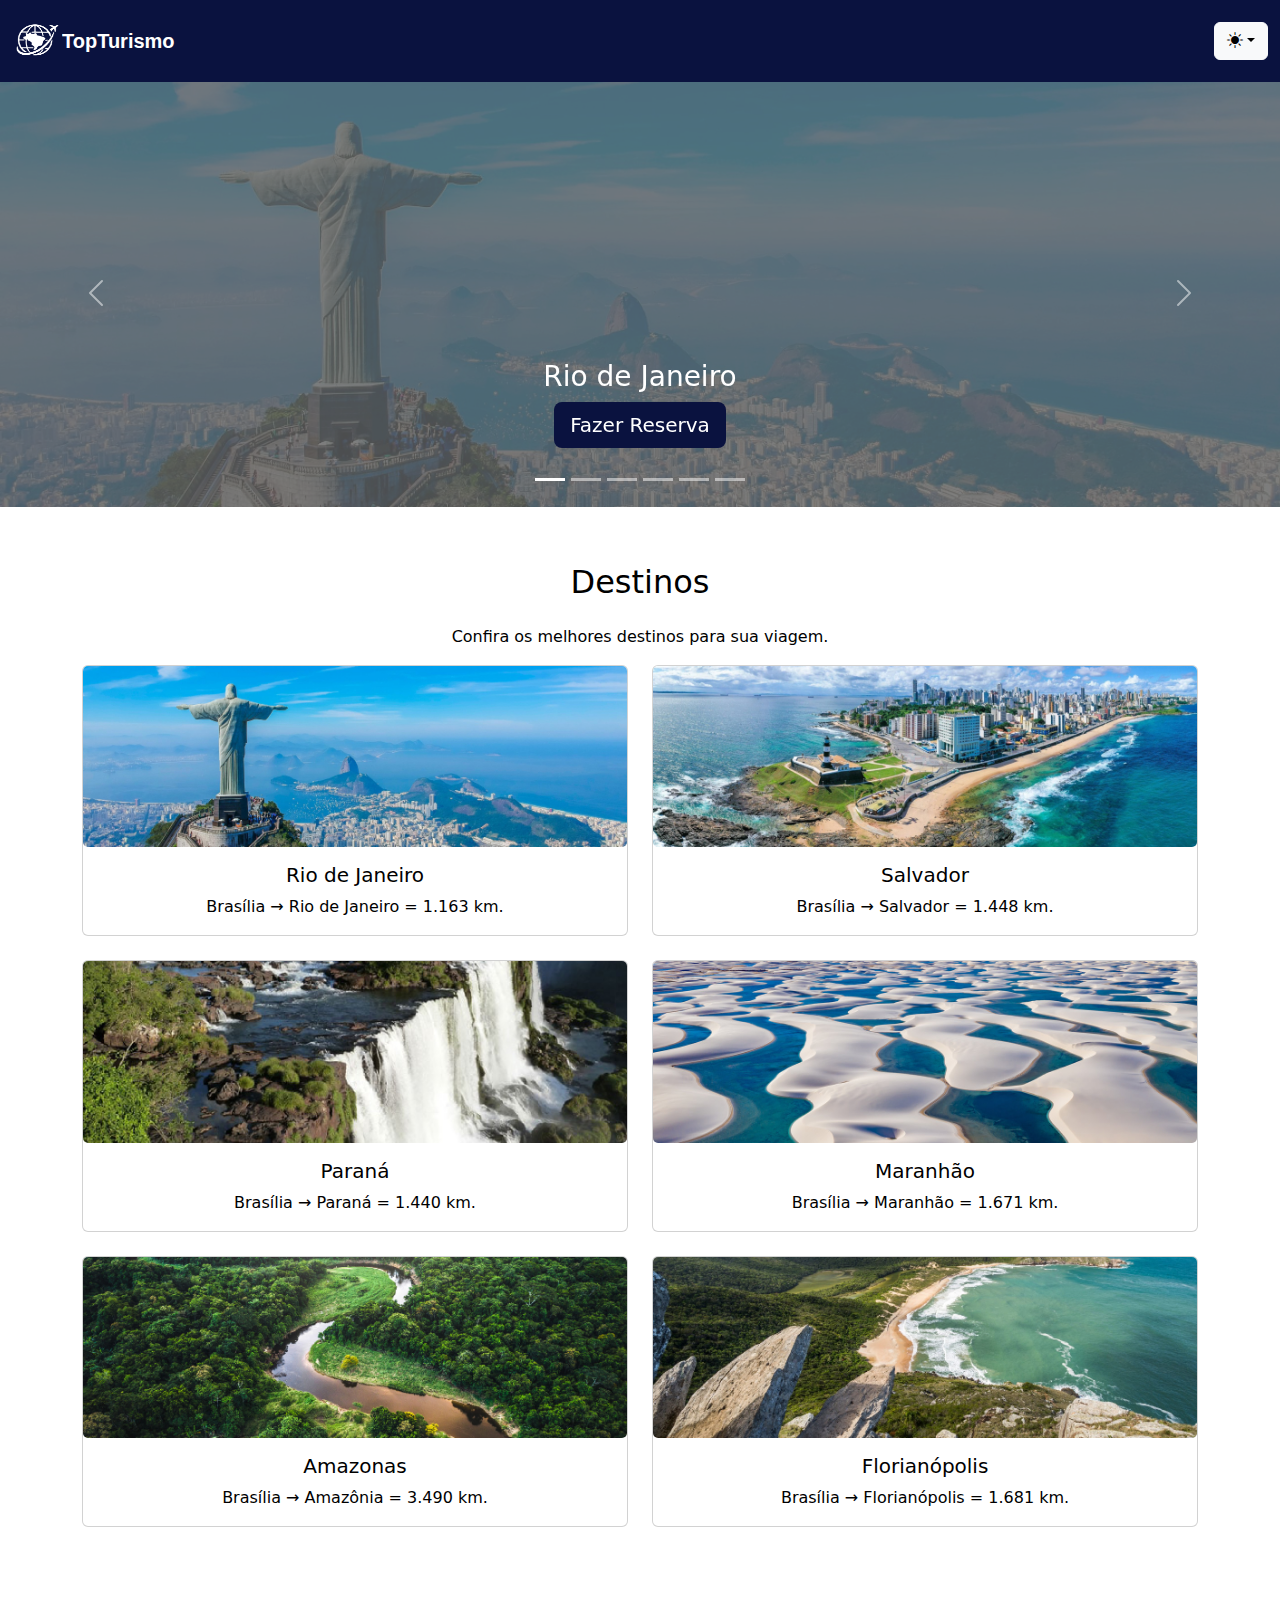
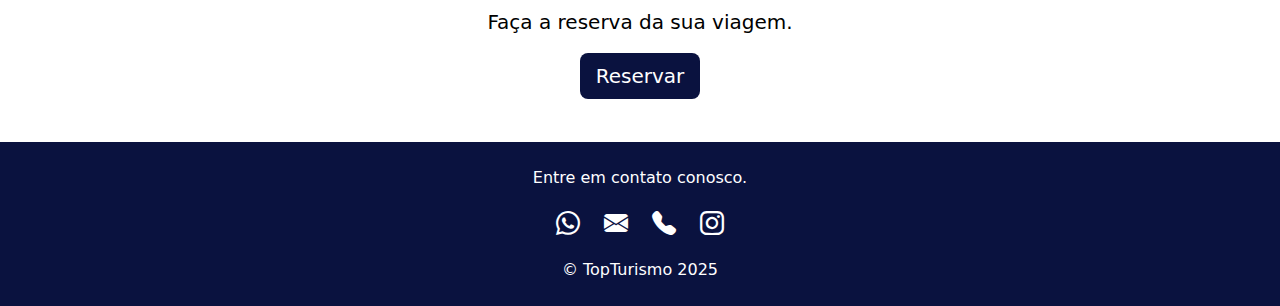
<file: index.html>
<!DOCTYPE html>
<html lang="pt-BR">
<head>
    <meta charset="UTF-8">
    <meta name="viewport" content="width=device-width, initial-scale=1.0">
    <link href="https://cdn.jsdelivr.net/npm/bootstrap@5.3.8/dist/css/bootstrap.min.css" rel="stylesheet"
        crossorigin="anonymous">
    <link rel="stylesheet" href="css/style.css">
    <link rel="stylesheet" href="https://cdn.jsdelivr.net/npm/bootstrap-icons@1.11.3/font/bootstrap-icons.min.css">
    <link rel="shortcut icon" href="imagens/logo-favicon.ico" type="image/x-icon">
    <title> TopTurismo - Reserva de Viagens </title>
</head>

<body>
    <header>
        <nav class="navbar fixed-top navbar-expand-lg custom-bg p-20">
            <div class="container-fluid">
                <a class="navbar text-a custom-a text-nav" href="principal.html">
                    <img src="imagens/logo-white.png" alt="Logo" width="50" height="50" class="d-inline-block">
                    <a href="#" class="text-a">TopTurismo</a>
                </a>
                <div class="dropdown ms-auto">
                    <button class="btn btn-light dropdown-toggle" type="button" id="temaMenu" data-bs-toggle="dropdown"
                        aria-expanded="false">
                        <i class="bi bi-circle-half"></i> Tema
                    </button>
                    <ul class="dropdown-menu dropdown-menu-end" aria-labelledby="temaMenu">
                        <li>
                            <a class="dropdown-item" onclick="setTheme('light')">
                            <i class="bi bi-sun-fill me-2"></i>Claro</a>
                        </li>
                        <li>
                            <a class="dropdown-item" onclick="setTheme('dark')">
                            <i class="bi bi-moon-fill me-2"></i>Escuro</a>
                        </li>
                    </ul>
                </div>
            </div>
        </nav>
    </header>

    <main>
        <section class="mt-5">
            <div id="myCarousel" class="carousel slide mt-0" data-bs-ride="carousel">
                <div class="carousel-indicators">
                    <button type="button" data-bs-target="#myCarousel" data-bs-slide-to="0" class="active"
                        aria-current="true" aria-label="Slide 1"></button>
                    <button type="button" data-bs-target="#myCarousel" data-bs-slide-to="1"
                        aria-label="Slide 2"></button>
                    <button type="button" data-bs-target="#myCarousel" data-bs-slide-to="2"
                        aria-label="Slide 3"></button>
                    <button type="button" data-bs-target="#myCarousel" data-bs-slide-to="3"
                        aria-label="Slide 4"></button>
                    <button type="button" data-bs-target="#myCarousel" data-bs-slide-to="4"
                        aria-label="Slide 5"></button>
                    <button type="button" data-bs-target="#myCarousel" data-bs-slide-to="5"
                        aria-label="Slide 6"></button>
                </div>
                <div class="carousel-inner">
                    <div class="carousel-item active">
                        <img src="imagens/rio-de-janeiro.jpg" class="img-opacidade mt-0" width="100%">
                        <div class="container">
                            <div class="carousel-caption">
                                <h3>Rio de Janeiro</h3>
                                <p>
                                    <a class="btn btn-lg btn-custom" href="#reservar">Fazer Reserva</a>
                                </p>
                            </div>
                        </div>
                    </div>
                    <div class="carousel-item">
                        <img src="imagens/salvador.jpg" class="img-opacidade" width="100%">
                        <div class="container">
                            <div class="carousel-caption">
                                <h3> Salvador </h3>
                                <p><a class="btn btn-lg btn-custom" href="#reservar">Fazer Reserva</a></p>
                            </div>
                        </div>
                    </div>
                    <div class="carousel-item">
                        <img src="imagens/maranhao.jpg" class="img-opacidade" width="100%">
                        <div class="container">
                            <div class="carousel-caption">
                                <h3> Maranhão </h3>
                                <p><a class="btn btn-lg  btn-custom" href="#reservar">Fazer Reserva</a></p>
                            </div>
                        </div>
                    </div>
                    <div class="carousel-item">
                        <img src="imagens/amazonia.jpg" class="img-opacidade" width="100%">
                        <div class="container">
                            <div class="carousel-caption">
                                <h3>Amazonas</h3>
                                <p><a class="btn btn-lg btn-custom" href="#reservar">Fazer Reserva</a></p>
                            </div>
                        </div>
                    </div>
                    <div class="carousel-item">
                        <img src="imagens/parana.jpg" class="img-opacidade" width="100%">
                        <div class="container">
                            <div class="carousel-caption">
                                <h3>Paraná</h3>
                                <p><a class="btn btn-lg btn-custom" href="#reservar">Fazer Reserva</a></p>
                            </div>
                        </div>
                    </div>
                    <div class="carousel-item">
                        <img src="imagens/florianopolis.jpg" class="img-opacidade" width="100%">
                        <div class="container">
                            <div class="carousel-caption">
                                <h3>Florianopolis</h3>
                                <p><a class="btn btn-lg btn-custom" href="#reservar">Fazer Reserva</a></p>
                            </div>
                        </div>
                    </div>
                </div>
                <button class="carousel-control-prev" type="button" data-bs-target="#myCarousel" data-bs-slide="prev">
                    <span class="carousel-control-prev-icon" aria-hidden="true"></span>
                    <span class="visually-hidden">Previous</span>
                </button>
                <button class="carousel-control-next" type="button" data-bs-target="#myCarousel" data-bs-slide="next">
                    <span class="carousel-control-next-icon" aria-hidden="true"></span>
                    <span class="visually-hidden">Next</span>
                </button>
            </div>
        </section>

        <section id="destinos" class="py-4">
            <div class="container">
                <h2 class="text-center mb-4">Destinos</h2>
                <p class="card-text text-center">Confira os melhores destinos para sua viagem.</p>
                <div class="row">
                    <div class="col-md-6 mb-4">
                        <div class="card h-100">
                            <img class="card-img" src="imagens/rio-de-janeiro.jpg" alt="">
                            <div class="card-body text-center">
                                <h5 class="card-title">Rio de Janeiro</h5>
                                <p class="card-text">
                                    Brasília → Rio de Janeiro = 1.163 km.</p>
                            </div>
                        </div>
                    </div>
                    <div class="col-md-6 mb-4">
                        <div class="card">
                            <img class="card-img" src="imagens/salvador.jpg" alt="">
                            <div class="card-body text-center">
                                <h5 class="card-title"> Salvador</h5>
                                <p class="card-text">
                                    Brasília → Salvador = 1.448 km.</p>
                            </div>
                        </div>
                    </div>
                    <div class="col-md-6 mb-4">
                        <div class="card h-100">
                            <img class="card-img" src="imagens/parana.jpg" alt="">
                            <div class="card-body text-center">
                                <h5 class="card-title">Paraná</h5>
                                <p class="card-text">Brasília → Paraná = 1.440 km.</p>
                            </div>
                        </div>
                    </div>
                    <div class="col-md-6 mb-4">
                        <div class="card h-100">
                            <img class="card-img" src="imagens/maranhao.jpg" alt="">
                            <div class="card-body text-center">
                                <h5 class="card-title">Maranhão</h5>
                                <p class="card-text">Brasília → Maranhão = 1.671 km.</p>
                            </div>
                        </div>
                    </div>
                    <div class="col-md-6 mb-4">
                        <div class="card h-100">
                            <img class="card-img" src="imagens/amazonia.jpg" alt="">
                            <div class="card-body text-center">
                                <h5 class="card-title">Amazonas</h5>
                                <p class="card-text">Brasília → Amazônia = 3.490 km.</p>
                            </div>
                        </div>
                    </div>
                    <div class="col-md-6 mb-4">
                        <div class="card h-100">
                            <img class="card-img" src="imagens/florianopolis.jpg" alt="">
                            <div class="card-body text-center">
                                <h5 class="card-title">Florianópolis</h5>
                                <p class="card-text">Brasília → Florianópolis = 1.681 km.</p>
                            </div>
                        </div>
                    </div>
                </div>
            </div>
        </section>

        <section class="text-center py-4 mb-3" id="reservar">
            <div class="container">
                <h1 class="display-4"></h1>
                <p class="lead">Faça a reserva da sua viagem.</p>
                <a class="btn btn-light btn-lg  text-white btn-custom" href="reservas.html">Reservar</a>
            </div>
        </section>
    </main>

    <footer class="text-white text-center py-4 custom-bg">
        <p>Entre em contato conosco.</p>
        <div class="container">
            <div class="d-flex justify-content-center align-items-center gap-4 social-icons">
                <a href="#" class="text-white fs-4">
                    <i class="bi bi-whatsapp"></i>
                </a>
                <a href="#" class="text-white fs-4">
                    <i class="bi bi-envelope-fill"></i>
                </a>
                <a href="#" class="text-white fs-4">
                    <i class="bi bi-telephone-fill"></i>
                </a>
                <a href="#" class="text-white fs-4">
                    <i class="bi bi-instagram"></i>
                </a>
            </div>
            <p class="mb-0 mt-3">&copy; TopTurismo 2025</p>
        </div>
    </footer>

    <script src="./js/bootstrap.bundle.min.js"></script>
    <script src="js/script.js"></script>
</body>

</html>
</file>
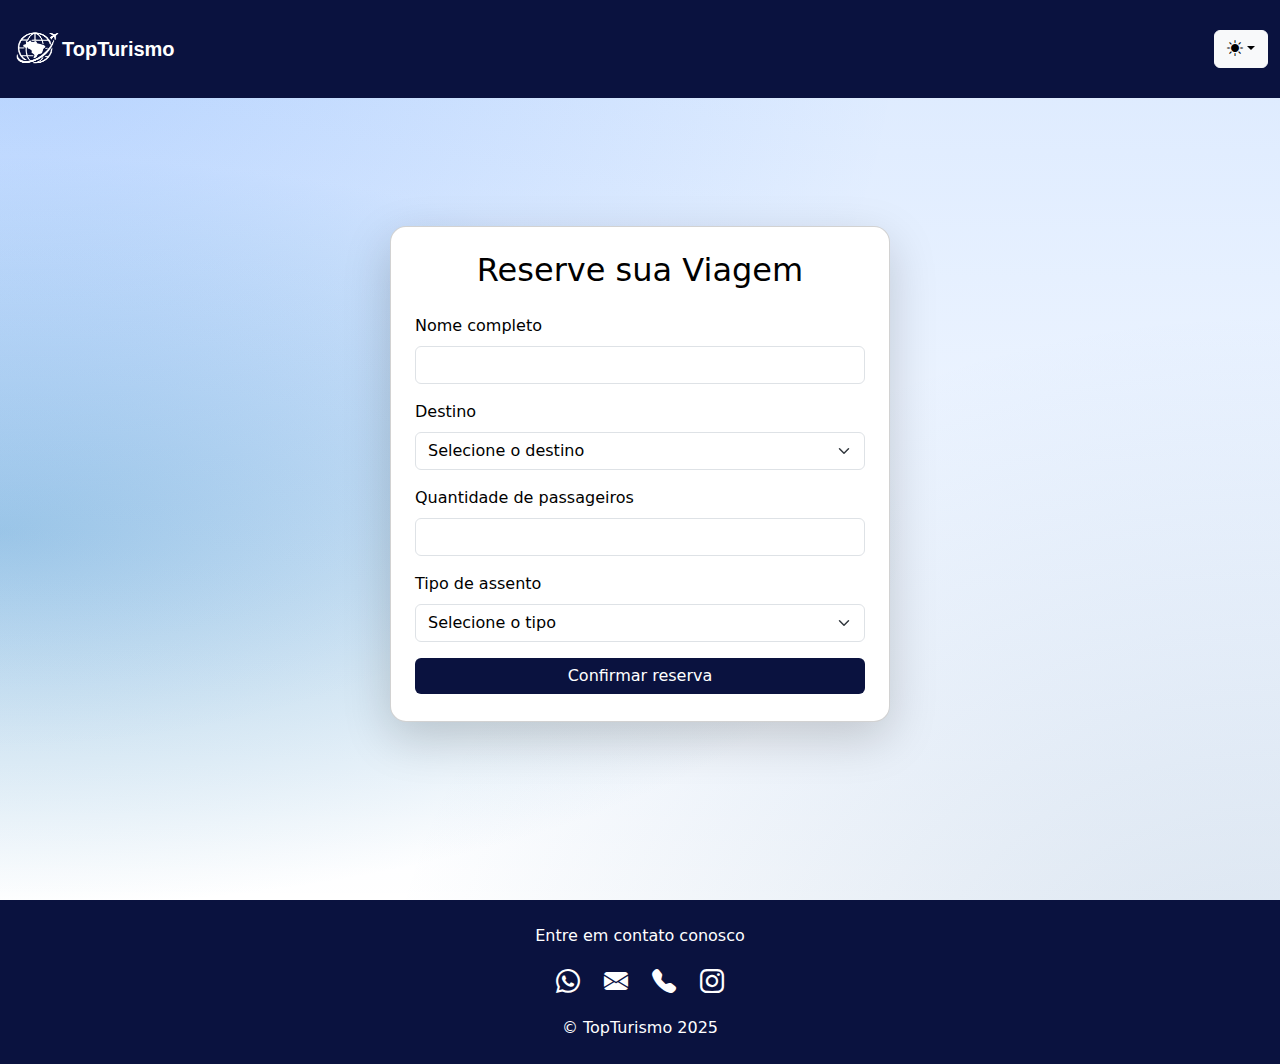
<file: reservas.html>
<!DOCTYPE html>
<html lang="pt-BR">

<head>
    <meta charset="UTF-8">
    <meta name="viewport" content="width=device-width, initial-scale=1.0">
    <title>TopTurismo - Reservas</title>

    <link href="https://cdn.jsdelivr.net/npm/bootstrap@5.3.8/dist/css/bootstrap.min.css" rel="stylesheet"
        crossorigin="anonymous">
    <link rel="shortcut icon" href="imagens/logo-favicon.ico" type="image/x-icon">
    <link rel="stylesheet" href="https://cdn.jsdelivr.net/npm/bootstrap-icons@1.11.3/font/bootstrap-icons.min.css">
    <link rel="stylesheet" href="css/style.css">
</head>

<body class="pagina-reservas">
    <header>
    <nav class="navbar fixed-top custom-bg py-3">
        <div class="container-fluid d-flex justify-content-between align-items-center">
            <a class="navbar text-a" href="principal.html">
                <img src="imagens/logo-white.png" alt="Logo" width="50" height="50" class="d-inline-block text-a">
                TopTurismo
            </a>
            <div class="dropdown">
                <button class="btn btn-light dropdown-toggle" id="temaMenu" data-bs-toggle="dropdown" aria-expanded="false">
                    <i class="bi bi-circle-half"></i> Tema
                </button>
                <ul class="dropdown-menu dropdown-menu-end" aria-labelledby="temaMenu">
                    <li><a class="dropdown-item" href="#" onclick="setTheme('light')"><i
                                class="bi bi-sun-fill me-2"></i>Claro</a></li>
                    <li><a class="dropdown-item" href="#" onclick="setTheme('dark')"><i
                                class="bi bi-moon-fill me-2"></i>Escuro</a></li>
                </ul>
            </div>
        </div>
    </nav>
    </header>

    <main class="d-flex justify-content-center align-items-center min-vh-100">
            <form id="reservaForm" class="card shadow-lg p-4 w-100 rounded-4 mt-5" style="max-width: 500px;">
                <h2 class="text-center mb-4">Reserve sua Viagem</h2>
                <div class="mb-3">
                    <label for="nome" class="form-label">Nome completo</label>
                    <input type="text" id="nome" class="form-control">
                </div>

                <div class="mb-3">
                    <label for="destino" class="form-label">Destino</label>
                    <select id="destino" class="form-select">
                        <option value="">Selecione o destino</option>
                        <option value="Rio de Janeiro" data-distancia="1150">Rio de Janeiro
                        </option>
                        <option value="Salvador" data-distancia="1448">Salvador</option>
                        <option value="Florianópolis" data-distancia="1681">Florianópolis</option>
                        <option value="Maranhão" data-distancia="1670">Maranhão</option>
                        <option value="Amazônia" data-distancia="3490">Amazônia</option>
                        <option value="Paraná" data-distancia="1440">Paraná</option>
                    </select>
                </div>

                <div class="mb-3">
                    <label for="passageiros" class="form-label">Quantidade de passageiros</label>
                    <input type="number" id="passageiros" class="form-control" min="1" max="9" required>
                </div>

                <div class="mb-3">
                    <label for="assento" class="form-label">Tipo de assento</label>
                    <select id="assento" class="form-select">
                        <option value="">Selecione o tipo</option>
                        <option value="Padrão">Padrão</option>
                        <option value="VIP">VIP</option>
                        <option value="Executiva">Executiva</option>
                    </select>
                </div>

                <button type="button" class="btn btn-custom w-100" id="btnConfirmar">Confirmar reserva</button>
            </form>

            <div id="resultado" class="mt-4 text-center d-none">
                <h4 class="mt-3">Reserva Confirmada!</h4>
                <p id="resumo" class="mb-3"></p>
                <button class="btn btn-custom mb-3" id="novaReserva">Fazer nova reserva</button>
            </div>
    </main>

    <footer class="text-white text-center py-4 custom-bg mt-auto">
        <p>Entre em contato conosco</p>
        <div class="container">
            <div class="d-flex justify-content-center align-items-center gap-4">
                <a href="#" class="text-white fs-4"><i class="bi bi-whatsapp"></i></a>
                <a href="#" class="text-white fs-4"><i class="bi bi-envelope-fill"></i></a>
                <a href="#" class="text-white fs-4"><i class="bi bi-telephone-fill"></i></a>
                <a href="#" class="text-white fs-4"><i class="bi bi-instagram"></i></a>
            </div>
            <p class="mb-0 mt-3">&copy; TopTurismo 2025</p>
        </div>
    </footer>

    <script src="https://cdn.jsdelivr.net/npm/bootstrap@5.3.8/dist/js/bootstrap.bundle.min.js"></script>
    <script src="js/script.js"></script>
</body>

</html>
</file>
<file: css/style.css>
:root {
  --bg: #ffffff;
  --text: #000000;
  --primary: #0a123f;
  --primary-hover: rgb(5, 49, 5);
  --card-bg: #ffffff;
  --btn-bg: var(--primary);
  --btn-hover: var(--primary-hover);
  --bg-mobile: #fff;
}
.dark-mode {
  --bg: #070f1f;
  --text: #f5f5f5;
  --primary: #0a123f;
  --primary-hover: rgb(5, 49, 5);
  --card-bg: #323d4d;
  --btn-bg: #0a123f;
  --btn-hover: var(--primary-hover);
  --bg-mobile: #212529;
}
body {
  background-color: var(--bg);
  color: var(--text);
  font-family: system-ui, -apple-system, BlinkMacSystemFont, 'Segoe UI', Roboto, Oxygen, Ubuntu, Cantarell, 'Open Sans', 'Helvetica Neue', sans-serif;
  margin: 0;
}
.navbar,
.custom-bg {
  background-color: var(--primary) !important;
}
nav .text-a:hover {
  color: white;
}
.text-a {
  color: #fff;
  text-decoration: none;
  font-size: 20px;
  font-weight: 600;
  font-family: sans-serif
}
.dropdown-menu {
  background-color: var(--primary);
  color: var(--text);
  border-color: var(--primary);
}
.dropdown-item {
  color: white;
}
.dropdown-item:hover {
  color: #000;
}
.img-opacidade {
  opacity: 0.7;
  filter: brightness(30%);
}
.btn-custom {
  background-color: var(--btn-bg);
  color: #fff;
  border: none;
  margin-bottom: 3px;
}
.btn-custom:hover {
  background-color: var(--btn-hover);
  color: white;
}
.card {
  background-color: var(--card-bg);
  color: var(--text);
}
a {
  color: var(--text);
  text-decoration: none;
}
a:hover {
  color: #0e0d57;
}
.form-control,
.form-select {
  background-color: var(--card-bg);
  color: var(--text);
}
section {
  background-color: var(--bg);
  padding: 2rem 0;
}
footer {
  background-color: var(--primary);
  color: #fff;
  padding: 20px;
  text-align: center;
}
.dark-mode .form-control,
.dark-mode .form-select {
  background-color: var(--card-bg);
  color: var(--text);
}
#resultado {
  background-color: var(--bg-mobile);
  margin: 0 20px;
  border-radius: 10px;
  padding: 10px;
  }
.pagina-reservas {
  background-color: rgba(255, 255, 255, 0.514);
  background-image:
    linear-gradient(180deg, rgba(13, 110, 253, 0.15), transparent 85%),
    radial-gradient(ellipse at top left, rgba(13, 110, 253, 0.2), transparent 50%),
    radial-gradient(ellipse at bottom right, rgba(48, 108, 177, 0.2), transparent 50%),
    radial-gradient(ellipse at center left, rgba(82, 157, 201, 0.473), transparent 50%);
}
.dark-mode.pagina-reservas {
  background-color: #0b132c98;
  background-image:
    linear-gradient(180deg, rgba(76, 146, 250, 0.25), transparent 85%),
    radial-gradient(ellipse at top left, rgba(113, 166, 245, 0.25), transparent 50%),
    radial-gradient(ellipse at bottom right, rgba(66, 106, 193, 0.25), transparent 50%),
    radial-gradient(ellipse at center left, rgba(35, 177, 243, 0.37), transparent 50%);
}
@media (max-width: 430px) {
  .img-opacidade{
    opacity: 0.7;
    filter: brightness(30%);
    object-fit: cover;
    height: 400px;
  }
  .btn-custom{
    background-color: #101947;
  }
  .btn-custom:hover{
    background-color: var(--btn-hover)
  }
  form{
    background-color: var(--bg);
    margin: 0 20px;
    border-radius: 10px;
  }
  #resultado{
    background-color: var(--bg-mobile);
    margin: 0 20px;
    border-radius: 10px;
  }
}
</file>
